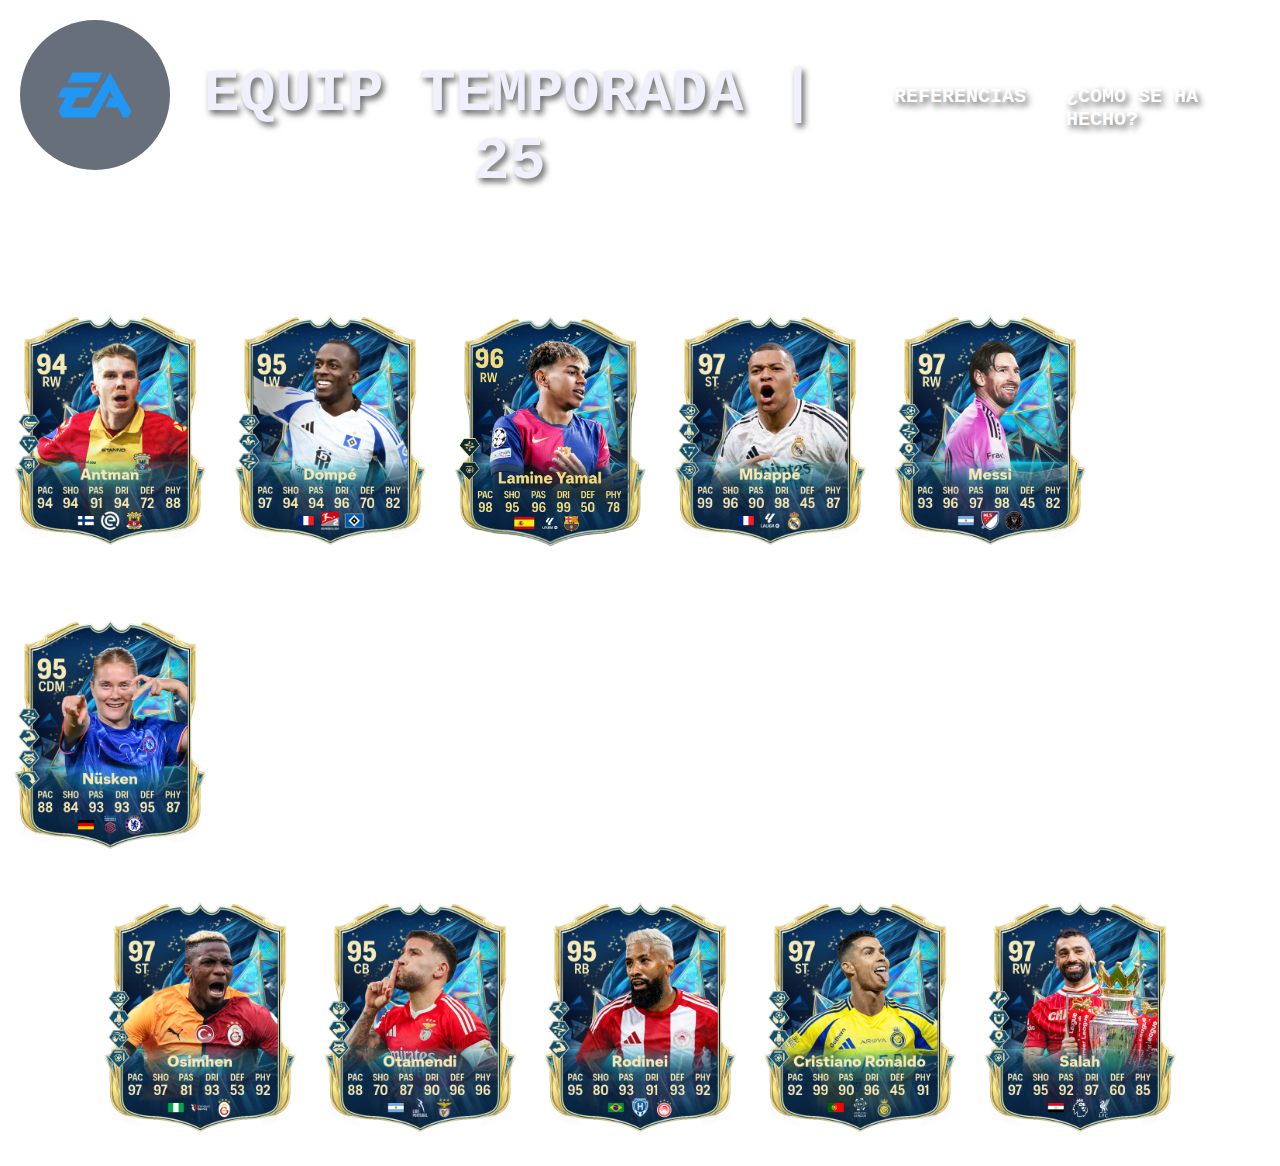
<file: index.html>
<!DOCTYPE html>
<html lang="es">
<head>
    <meta charset="UTF-8">
    <meta name="viewport" content="width=device-width, initial-scale=1.0">
    <title>EQUIP TEMPORADA</title>
    <link rel="stylesheet" href="styles.css">
    <link rel="icon" href="img/fullsize/ea.png">
</head>
<body>
    <div class="Encabezado">
        <div class="centrado">
            <div class="logo">
                <img src="img/fullsize/ea.png" alt="EA Card">
            </div>  
            <div class="titulo-principal">
                <h1>EQUIP TEMPORADA | 25 </h1>
            </div>
            <nav>
                <ul class="menu">
                    <li><a href="referencias.html">REFERENCIAS</a></li>
                    <li><a href="com-ho-hem-fet.html">¿CÓMO SE HA HECHO?</a></li>
                </ul>
            </nav>
        </div>    
    </div>
    <div class="info">
        <div class="imagenes">
            <div class="primera-linea">
                <div class="item">
                    <a href="detalls/antman.html">
                        <img src="img/thumbnails/antman.png" alt="Carta TOTS de Antman.">
                    </a>
                </div> 

                <div class="item">
                    <a href="detalls/dompe.html">
                        <img src="img/thumbnails/dompe.png" alt=" Carta TOTS de Dompe.">
                    </a>
                </div>

                <div class="item">
                    <a href="detalls/lamine.html">
                        <img src="img/thumbnails/lamine.png" alt="Carta TOTS de Lamine.">
                    </a>
                </div>

                <div class="item">
                    <a href="detalls/mbappe.html">
                        <img src="img/thumbnails/mbappe.png" alt="Carta TOTS de Mbappe.">
                    </a>
                </div>

                <div class="item">
                    <a href="detalls/messi.html">
                        <img src="img/thumbnails/messi.png" alt="Carta TOTS de Messi.">
                    </a>
                </div>

                <div class="item">
                    <a href="detalls/nusken.html">
                        <img src="img/thumbnails/nusken.png" alt="Carta TOTS de Nusken.">
                    </a>
                </div>
            </div>
            <div class="segunda-linea">
                <div class="item">
                    <a href="detalls/oshimen.html">
                        <img src="img/thumbnails/osimhen.png" alt="Carta TOTS de Oshimen.">
                    </a>
                </div>

                <div class="item">
                    <a href="detalls/otamendi.html">
                        <img src="img/thumbnails/otamendi.png" alt="Carta TOTS de Otamendi.">
                    </a>
                </div>

                <div class="item">
                    <a href="detalls/rodinei.html">
                        <img src="img/thumbnails/rodinei.png" alt="Carta TOTS de Rodinei.">
                    </a>
                </div>

                <div class="item">
                    <a href="detalls/ronaldo.html">
                        <img src="img/thumbnails/ronaldo.png" alt="Carta TOTS de Ronaldo">
                    </a>
                </div>

                <div class="item">
                    <a href="detalls/salah.html">
                        <img src="img/thumbnails/salah.png" alt="Carta TOTS de Salah">
                    </a>
                </div>
            </div>
        </div>
    </div>
</body>
</html>
</file>
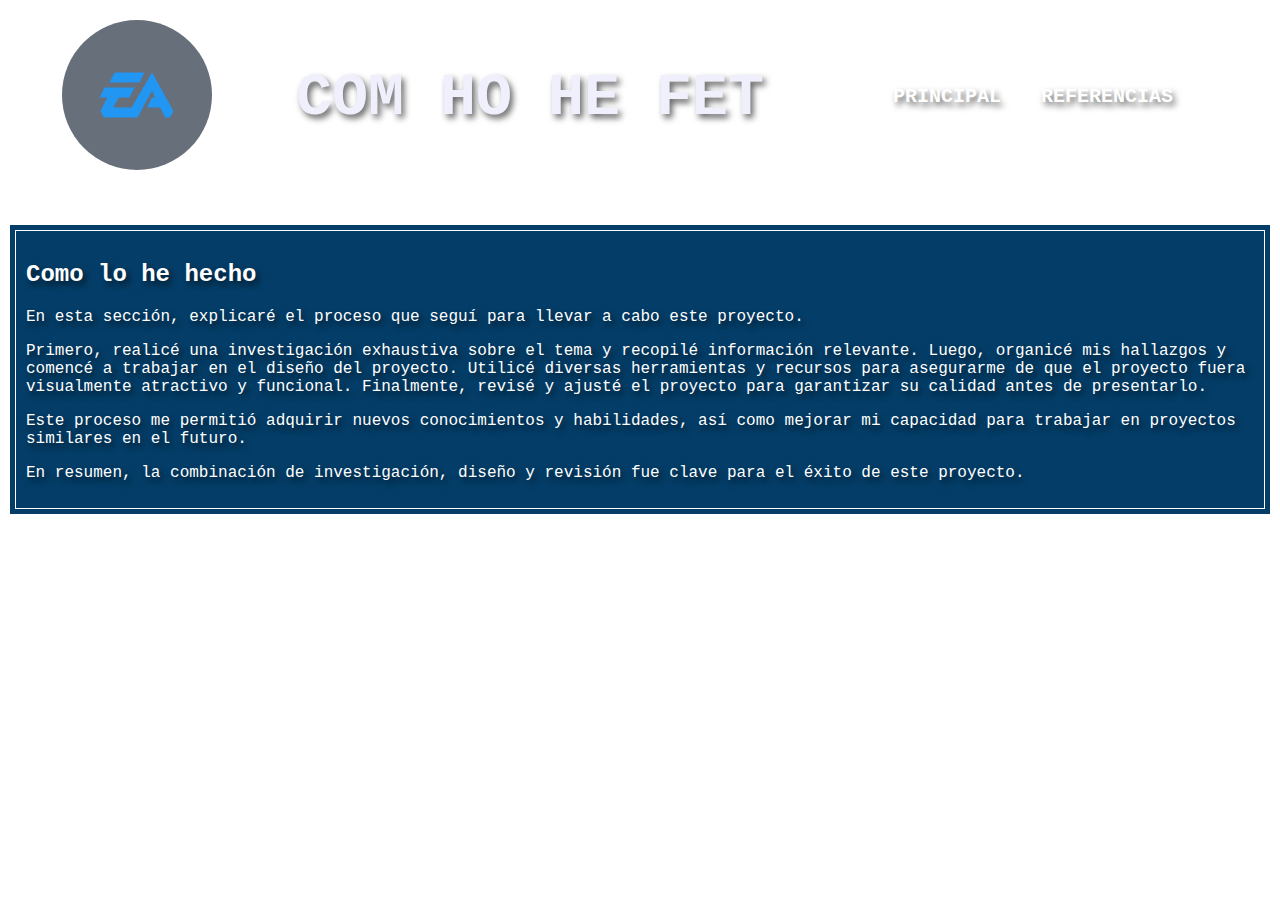
<file: com-ho-hem-fet.html>
<!DOCTYPE html>
<html lang="es">
<head>
    <meta charset="UTF-8">
    <meta name="viewport" content="width=device-width, initial-scale=1.0">
    <title>Com ho hem fet</title>
    <link rel="stylesheet" href="styles.css">
</head>
<body>
    <div class="Encabezado">
        <div class="logo">
            <img src="img/fullsize/ea.png" alt="EA Card">
        </div>
        <div class="titulo-principal">
            <h1>COM HO HE FET</h1>
        </div>
        <nav>
            <ul class="menu">
                <li><a href="index.html">PRINCIPAL</a></li>
                <li><a href="referencias.html">REFERENCIAS</a></li>
            </ul>
        </nav>
    </div>
    <div class="fondo">
        <div class="bordes">
            <h2>Como lo he hecho</h2>
            <p>En esta sección, explicaré el proceso que seguí para llevar a cabo este proyecto.</p>
            <p>Primero, realicé una investigación exhaustiva sobre el tema y recopilé información relevante. Luego, organicé mis hallazgos y comencé a trabajar en el diseño del proyecto. Utilicé diversas herramientas y recursos para asegurarme de que el proyecto fuera visualmente atractivo y funcional. Finalmente, revisé y ajusté el proyecto para garantizar su calidad antes de presentarlo.</p>
            <p>Este proceso me permitió adquirir nuevos conocimientos y habilidades, así como mejorar mi capacidad para trabajar en proyectos similares en el futuro.</p>
            <p>En resumen, la combinación de investigación, diseño y revisión fue clave para el éxito de este proyecto.</p>
        </div>
    </div>
</body>
</html>
</file>
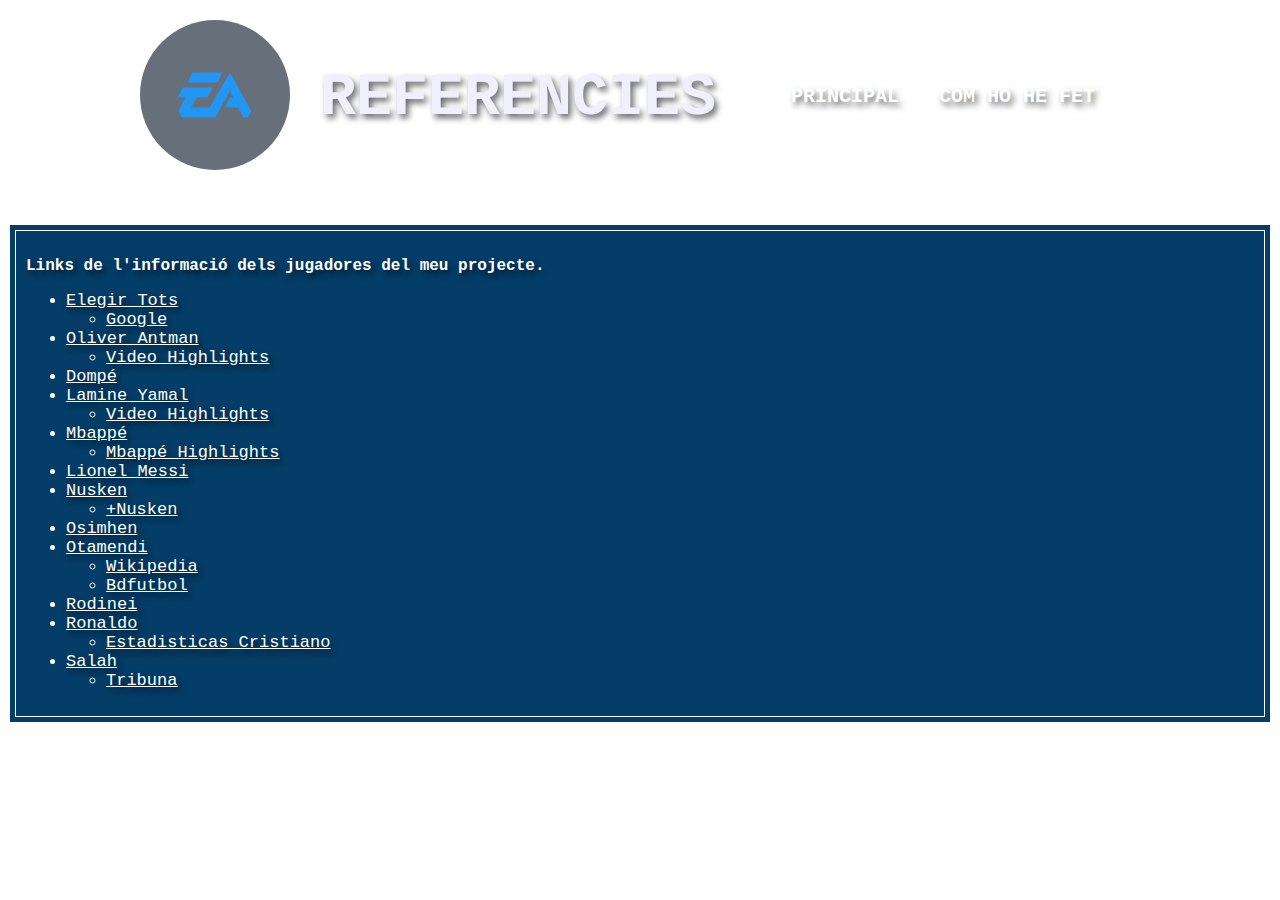
<file: referencias.html>
<!DOCTYPE html>
<html lang="en">
<head>
    <meta charset="UTF-8">
    <meta name="viewport" content="width=device-width, initial-scale=1.0">
    <title>Referencias</title>
    <link rel="stylesheet" href="styles.css">
</head>
<body>
    <div class="Encabezado">
        <div class="centrado">
            <div class="logo">
                <img src="img/fullsize/ea.png" alt="EA Card">
            </div>
            <div class="titulo-principal">
                <h1>REFERENCIES</h1>
            </div>
            <nav>
                <ul class="menu">
                    <li><a href="index.html">PRINCIPAL</a></li>
                    <li><a href="com-ho-hem-fet.html">COM HO HE FET</a></li>
                </ul>
            </nav>
        </div>
    </div>
    <div class="fondo">
        <div class="borde-interior">
            <p><strong>Links de l'informació dels jugadores del meu projecte.</strong></p>
            <ul>
                <li>
                    <a href="https://www.ea.com/games/ea-sports-fc/fc-25/tots/eredivisie?isLocalized=true" target="_blank">Elegir Tots</a>
                    <ul>
                        <li><a href="">Google</a></li>
                    </ul>
                </li>
                <li>
                    <a href="https://es.wikipedia.org/wiki/Oliver_Antman" target="_blank">Oliver Antman</a>
                    <ul>
                        <li><a href="https://www.youtube.com/watch?v=bQP7J0yc8NM">Video Highlights</a></li>
                    </ul>
                </li>
                <li><a href="https://es.wikipedia.org/wiki/Jean-Luc_Domp%C3%A9" target="_blank">Dompé</a></li>
                <li>
                    <a href="https://es.wikipedia.org/wiki/Lamine_Yamal" target="_blank">Lamine Yamal</a>
                    <ul>
                        <li><a href="https://www.youtube.com/watch?v=lmkYDTrmjzo" target="_blank">Video Highlights</a></li>
                    </ul>
                </li>
                <li>
                    <a href="https://es.wikipedia.org/wiki/Kylian_Mbapp%C3%A9" target="_blank">Mbappé</a>
                    <ul>
                        <li><a href="https://www.youtube.com/watch?v=9VK1R8wo3bw">Mbappé Highlights</a></li>
                    </ul>
                </li>
                <li><a href="https://es.wikipedia.org/wiki/Lionel_Messi" target="_blank">Lionel Messi</a></li>
                <li>
                    <a href="https://en.wikipedia.org/wiki/Sjoeke_N%C3%BCsken" target="_blank">Nusken</a>
                    <ul>
                        <li><a href="https://www.chelseafc.com/en/news/article/blues-at-the-bridge-sjoeke-nusken" target="_blank">+Nusken</a></li>
                    </ul>
                </li>
                <li><a href="https://en.wikipedia.org/wiki/Victor_Osimhen" target="_blank">Osimhen</a></li>
                <li>
                    <a href="https://www.afa.com.ar/3462/posts/nicolas-otamendi" target="_blank">Otamendi</a>
                    <ul>
                        <li><a href="https://en.wikipedia.org/wiki/Nicol%C3%A1s_Otamendi" target="_blank">Wikipedia</a></li>
                        <li><a href="https://www.bdfutbol.com/es/j/j18143.html" target="_blank">Bdfutbol</a></li>
                    </ul>
                </li>
                <li><a href="https://en.wikipedia.org/wiki/Rodinei" target="_blank">Rodinei</a></li>
                <li>
                    <a href="https://es.wikipedia.org/wiki/Cristiano_Ronaldo" target="_blank">Ronaldo</a>
                    <ul>
                        <li><a href="https://es.wikipedia.org/wiki/Anexo:Estad%C3%ADsticas_de_Cristiano_Ronaldo" target="_blank">Estadisticas Cristiano</a></li>
                    </ul>
                </li>
                <li>
                    <a href="https://en.wikipedia.org/wiki/Mohamed_Salah" target="_blank">Salah</a>
                    <ul>
                        <li><a href="https://tribuna.com/es/persons/salah/biography" target="_blank">Tribuna</a></li>
                    </ul>
                </li>
            </ul>
        </div>
    </div>
</body>
</html>
</file>
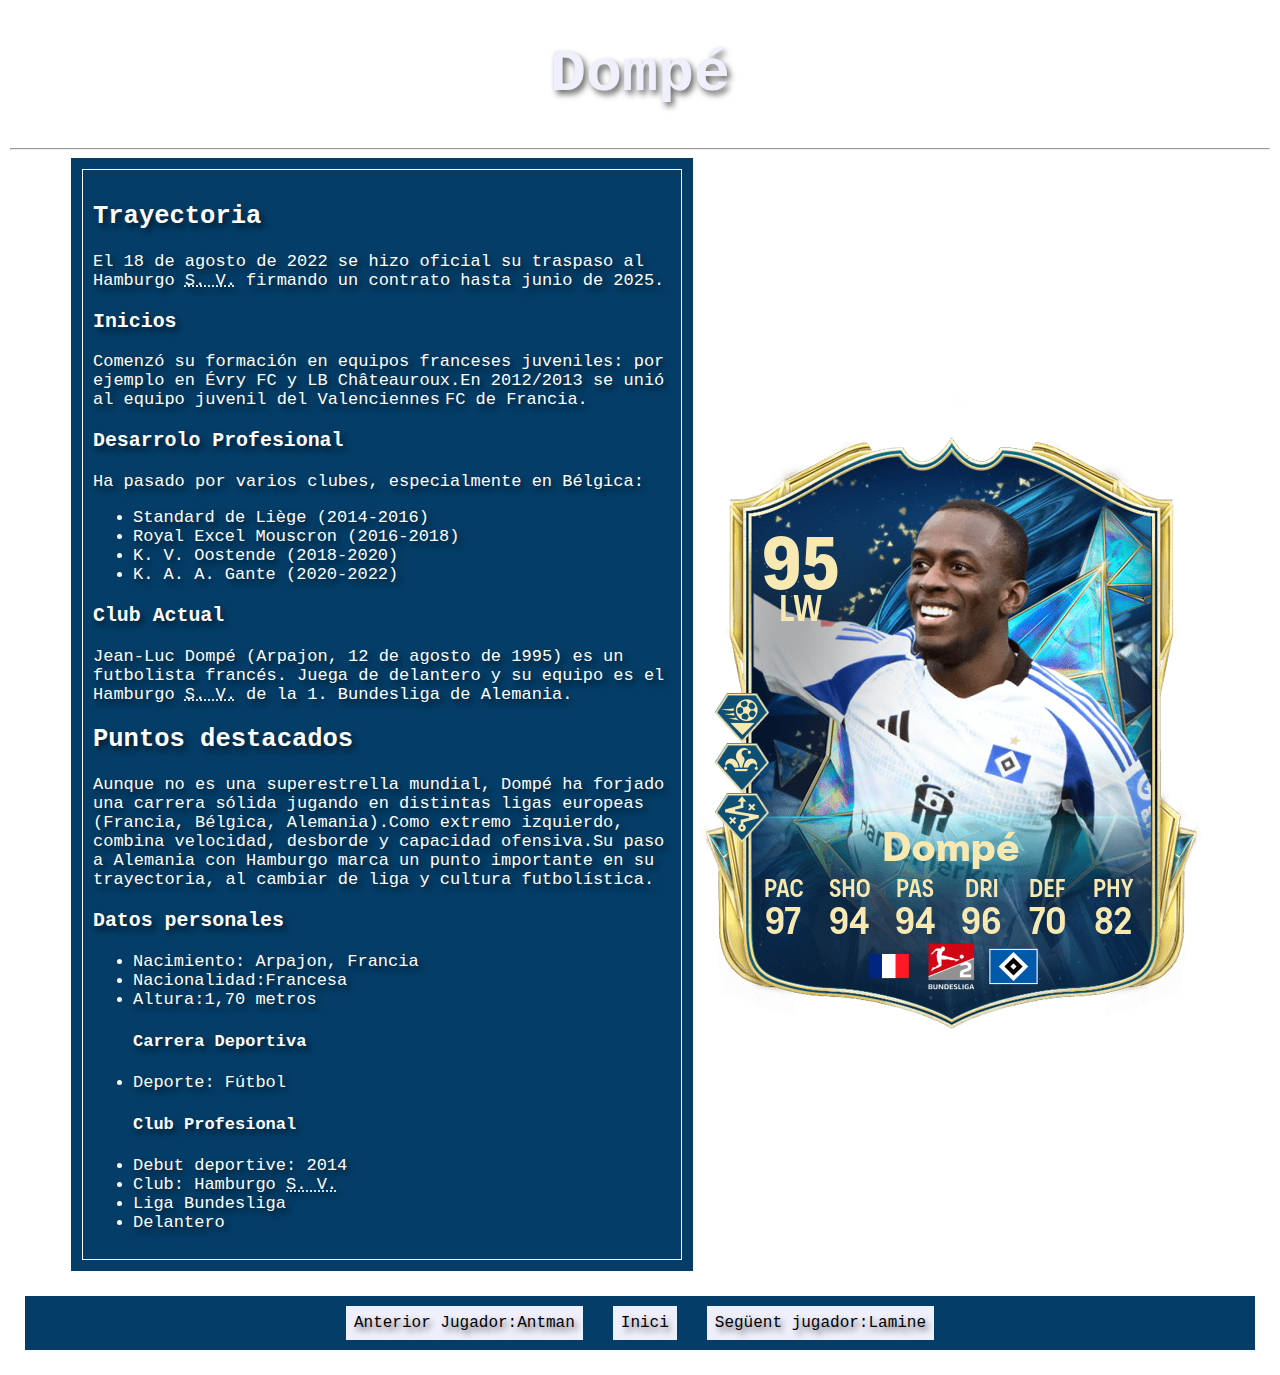
<file: detalls/dompe.html>
<!DOCTYPE html>
  <html lang="es">
    <head>
      <meta charset="UTF-8">
      <meta name="viewport" content="width=device-width, initial-scale=1.0">
      <title>DOMPÉ</title>
      <link rel="stylesheet" href="../styles.css">
      <link rel="shortcut icon" href="../img/fullsize/ea.png" type="image/x-icon">
    </head>
    <body>
      <h1>Dompé</h1>
      <hr>
      <div class="info">
        <div class="-jugadores">
          <div class="posicion-texto">
            <div class="bordes">
              <h2>Trayectoria</h2>
              <p>
                El 18 de agosto de 2022 se hizo oficial su traspaso al Hamburgo
                <abbr title="Sport-Vein">S. V.</abbr> firmando un contrato hasta
                junio de 2025.
              </p>

              <h3>Inicios</h3>
              <p>
                Comenzó su formación en equipos franceses juveniles: por ejemplo en
                Évry FC y LB Châteauroux.En 2012/2013 se unió al equipo juvenil del
                Valenciennes FC de Francia.
              </p>

              <h3>Desarrolo Profesional</h3>
              <p>Ha pasado por varios clubes, especialmente en Bélgica:</p>
              <ul>
                <li>Standard de Liège (2014-2016)</li>
                <li>Royal Excel Mouscron (2016-2018)</li>
                <li>K. V. Oostende (2018-2020)</li>
                <li>K. A. A. Gante (2020-2022)</li>
              </ul>

              <h3>Club Actual</h3>
              <p>
                <span lang="fr">Jean-Luc Dompé</span> (Arpajon, 12 de agosto de
                1995) es un futbolista francés. Juega de delantero y su equipo es el
                Hamburgo <abbr title="Sport-Vein">S. V.</abbr> de la 1. Bundesliga
                de Alemania.
              </p>

              <h2>Puntos destacados</h2>
              <p>
                Aunque no es una superestrella mundial, Dompé ha forjado una carrera
                sólida jugando en distintas ligas europeas        (Francia, Bélgica,
                Alemania).Como extremo izquierdo, combina velocidad, desborde y
                capacidad ofensiva.Su paso a Alemania con Hamburgo marca un punto
                importante en su trayectoria, al cambiar de liga y cultura
                futbolística.
              </p>

              <h3>Datos personales</h3>
              <ul>
                <li>Nacimiento: Arpajon, Francia</li>
                <li>Nacionalidad:Francesa</li>
                <li>
                  Altura:1,70 metros
                  <h4>Carrera Deportiva</h4>
                </li>
                <li>
                  Deporte: Fútbol
                  <h4>Club Profesional</h4>
                </li>
                <li>Debut deportive: 2014</li>
                <li>Club: Hamburgo <abbr title="Sport-Vein">S. V.</abbr></li>
                <li>Liga Bundesliga</li>
                <li>Delantero</li>
              </ul>
            </div>
          </div>
          <div class="posicion-img">
            <img src="../img/thumbnails/dompe.png" alt="Dompé celebrando un gol" class="player-image">
          </div>
        </div>
      </div>
      <div>
        <footer>
          <div class="fondo-botones">
            <a href="antman.html" class="buttons">Anterior Jugador:Antman</a>
            <a href="../index.html" class="buttons"> Inici</a>
            <a href="lamine.html" class="buttons">Següent jugador:Lamine</a>
          </div>
        </footer>
      </div>
    </body>
  </html>
</file>
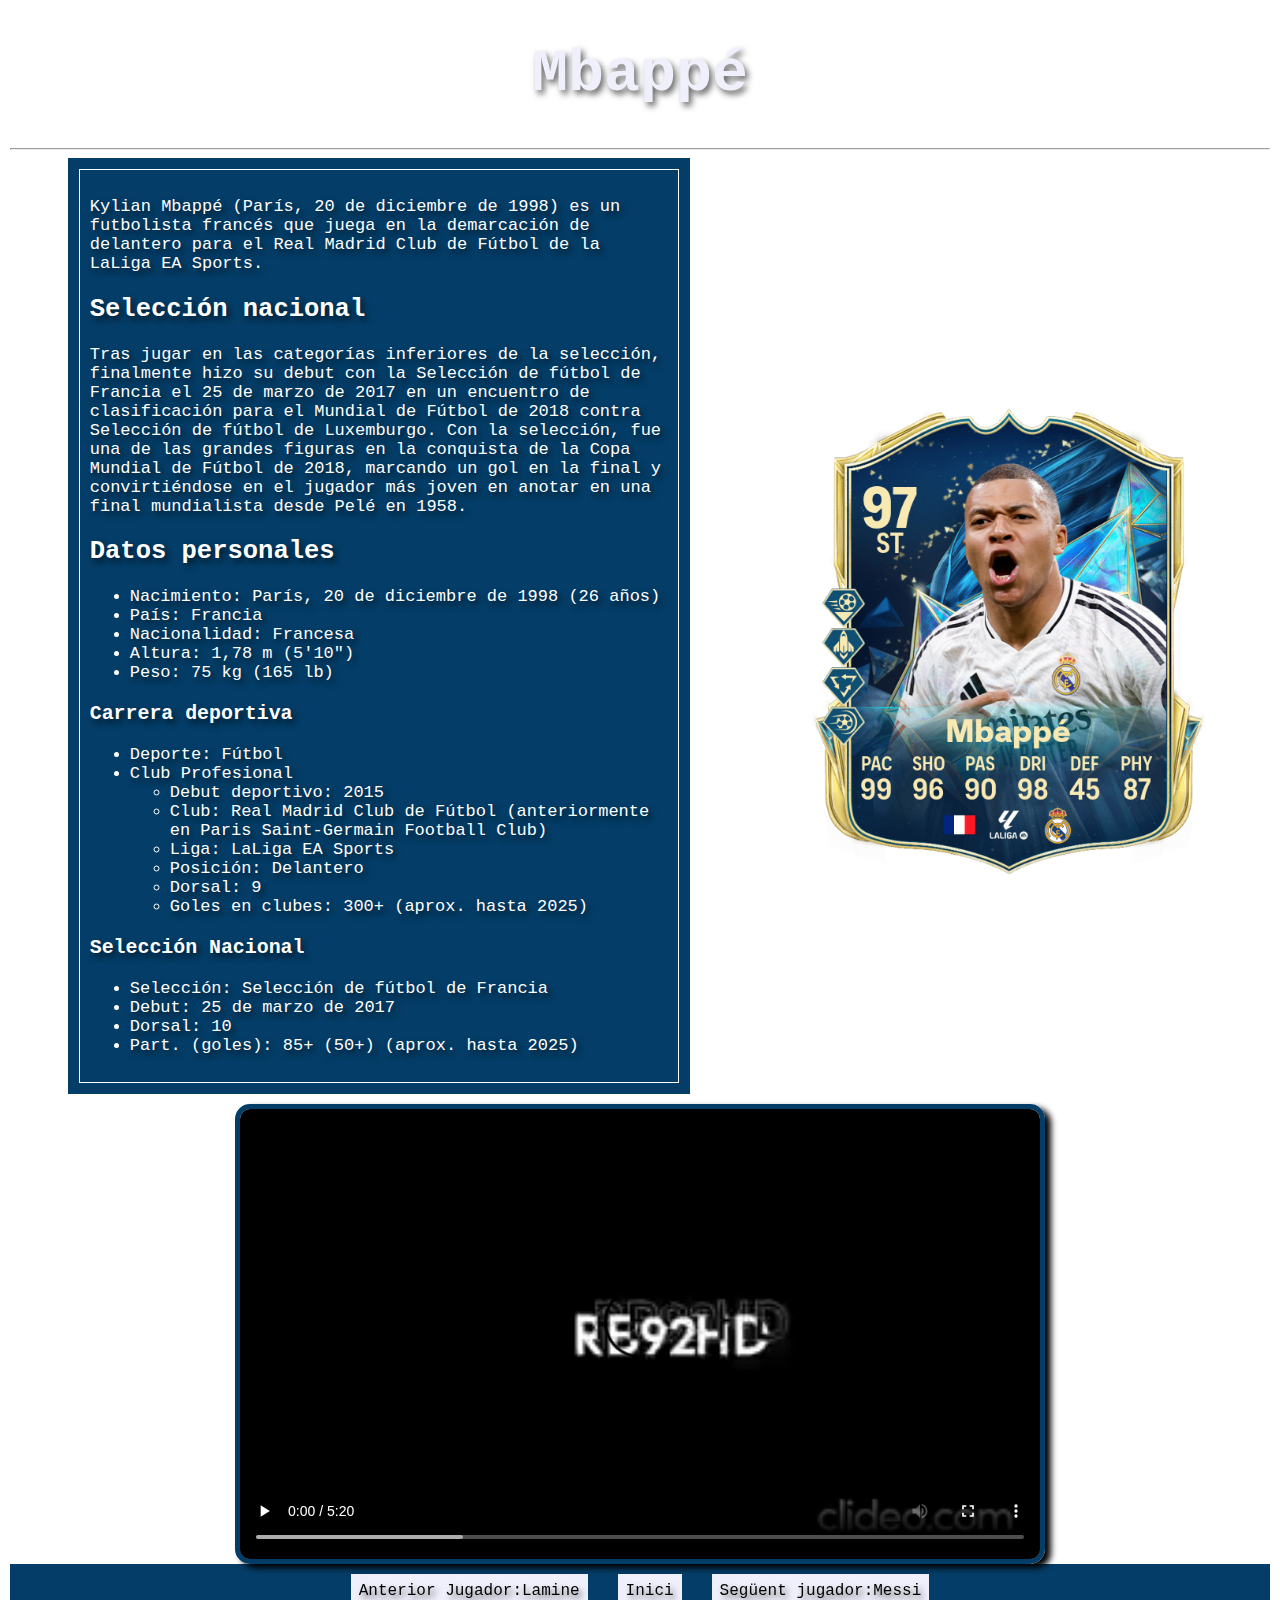
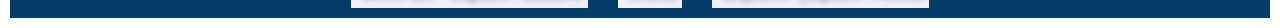
<file: detalls/mbappe.html>
<!DOCTYPE html>
<html lang="es">
<head>
    <meta charset="UTF-8">
    <meta name="viewport" content="width=device-width, initial-scale=1.0">
    <title>MBAPPÉ</title>
     <link rel="stylesheet" href="../styles.css">
    <link rel="shortcut icon" href="../img/fullsize/ea.png" type="image/x-icon">
</head>
<body>
    <h1>Mbappé</h1>
    <hr>
    <div class="info">
        <div class="-jugadores">
            <div class="posicion-texto">
                <div class="bordes">
                    <p>Kylian Mbappé (París, 20 de diciembre de 1998) es un futbolista francés que juega en la demarcación de delantero para el Real Madrid Club de Fútbol de la LaLiga EA Sports.</p>
                    
                    <h2>Selección nacional</h2>
                    <p>Tras jugar en las categorías inferiores de la selección, finalmente hizo su debut con la Selección de fútbol de Francia el 25 de marzo de 2017 en un encuentro de clasificación para el Mundial de Fútbol de 2018 contra Selección de fútbol de Luxemburgo. Con la selección, fue una de las grandes figuras en la conquista de la Copa Mundial de Fútbol de 2018, marcando un gol en la final y convirtiéndose en el jugador más joven en anotar en una final mundialista desde Pelé en 1958.</p>
                    
                    
                    <h2>Datos personales</h2>
                    <ul>
                        <li>Nacimiento: París, 20 de diciembre de 1998 (26 años)</li>
                        <li>País: Francia</li>
                        <li>Nacionalidad: Francesa</li>
                        <li>Altura: 1,78 m (5'10")</li>
                        <li>Peso: 75 kg (165 lb)</li>
                    </ul>
                    <h3>Carrera deportiva</h3>
                    <ul>
                        <li>Deporte: Fútbol</li>
                        <li>Club Profesional
                            <ul>
                                <li>Debut deportivo: 2015</li>
                                <li>Club: Real Madrid Club de Fútbol (anteriormente en Paris Saint-Germain Football Club)</li>
                                <li>Liga: LaLiga EA Sports</li>
                                <li>Posición: Delantero</li>
                                <li>Dorsal: 9</li>
                                <li>Goles en clubes: 300+ (aprox. hasta 2025)</li>
                            </ul>
                        </li>
                    </ul>
                    <h3>Selección Nacional</h3>
                    <ul>
                        <li>Selección: Selección de fútbol de Francia</li>
                        <li>Debut: 25 de marzo de 2017</li>
                        <li>Dorsal: 10</li>
                        <li>Part. (goles): 85+ (50+) (aprox. hasta 2025)</li>
                    </ul>
                </div>
            </div>
            <div class="posicion-img">
                <img src="../img/thumbnails/mbappe.png" alt="Mbappe Celebrando" width="407">
            </div>
            <div class="video">
                <video src="../img/fullsize/mbappevideo.mp4" controls autoplay></video>
            </div>
        </div>
    </div>
    <div class="fondo-botones">
        <a href="lamine.html" class="buttons">Anterior Jugador:Lamine</a>
        <a href="../index.html" class="buttons"> Inici</a>
        <a href="messi.html" class="buttons">Següent jugador:Messi</a>
    </div>
</body>
</html>
</file>
<file: styles.css>
/* Body */
body{
    font-family: 'Courier New', Courier, monospace; /* Familia Fuente*/
    margin: 10px; 
    padding: 0px;
    background-image: url(https://images.pexels.com/photos/3518623/pexels-photo-3518623.jpeg    );
    background-repeat: no-repeat;
    background-size: cover;
    border: 0;
    color: #FFFFFF;
    text-shadow: 3px 4px 6px rgba(0, 0, 0, 0.6);
}

/* Titulo principal */
.logo img{
    width: 80px;
    padding: 35px;
    background-color: rgba(4, 16, 34, 0.603);
    border-radius: 100px;
    align-items: center;
}

.Encabezado{
    border: 5px solid #FFFFFF; /* Borde al titulo h1*/
    padding: 5px; /*Espacio interior de 30px*/
    font-weight: bold; /*Assignar estilo de texto en negrita*/
    color: #FFFFFF; /*Cambiar el color del texto*/
    display: flex;
    justify-content: space-around;
    flex-wrap: wrap;
    margin-bottom: 40px;
}

.titulo-principal{
    display: flex;
    align-items: center;
    justify-content: center;
}

.menu{
    display: flex;
    font-size: 20px;
    gap: 40px;
    padding: 45px;
    li{
        list-style: none;
    }
    a{
        color: #FFFFFF;
    }
    :hover{
        transform: scale(1.2);
        filter: brightness(1.4);
    }
}

.centrado{
    display: flex;
    justify-content: space-around;
    gap: 30px;
}

/* Centrar el Texto*/
.centrado2{
    display: flex;
    justify-content: center;
    align-items: center;
    width: 100%;
}
/* Index.HTML */
.imagenes img{
    width: 200px;
}

a{
    text-decoration: none; /*Que no haya decoración la etiqueta <a>*/
}

h1{
    color: #F0F0FC;
    font-size: 60px;;
    text-align: center;
}


.img-detalles{
    width: 400px;
    padding: 4px;
    margin-bottom: 2px;
}

.imagenes{
    display: flex; /*Caja de herramientas*/
    justify-content: space-around; /*Ponerle un espacio entre cada carta pero que no se vayan de lado a lado*/
    flex-wrap: wrap; /*Cuando la carta este a punto de sobrepassar la pantalla, se va hacia abajo*/
}
        
.primera-linea{
    display: flex;
    gap: 20px; /*Separación entre cartas*/
    flex-wrap: wrap;
}

.segunda-linea{
    display: flex;
    gap: 20px;
    flex-wrap: wrap;
}

/*Animació*/
.item:hover{
    transform: scale(1.2) rotate(5deg); /*La imagen crece un 20% i rotar*/
    filter: brightness(1.4); /*Añadir brillo a las cartas*/
}


/* Botones */
.fondo-botones{  
    display: flex;
    justify-content: center;
    align-items: center;
    gap: 30px;
    background-color: #043d67;
    padding: 10px;
    :hover{
        transform: scale(1.1);
    }
}

.fondo-botones a{
    background-color: #F0F0FC;
    color: #000000;
    padding: 8px;
}

footer{  /* Footer paginas*/
    bottom: 0;
    padding: 15px;
}

/*Jugadores*/
.posicion-texto{ /*Posiciones Text*/
    width: 600px;
    font-size: 17px;
    border: 1px solid #043d67;
    padding: 10px;
    background-color: #043d67;
    margin-bottom: 10px;
}

.-jugadores{
    display: flex;
    justify-content: space-around;
    flex-wrap: wrap ;
}

.info{ /*Para que se quede en el centro y no se deforme*/
    display: flex;
    justify-content: center;
    align-items: center;
}

.tamaño-imagen{
    width: 400px;
    height: auto;
    display: block;
}
.posicion-img{ /*Posicion imagen*/
    align-items: center;
    justify-content: end;
    display: flex;
}

.bordes{
    border: 1px solid #FFFFFF; /*Borde blanco solido de un pixel*/
    padding: 10px; /*Espacio interno de 10pixels*/
}

.video{ /*Video*/
    display: flex;
    align-items: center; /*Poner al centro el video de forma vertical*/
}

video{
    width: 800px; /*Tamaño de los videos*/
    border: 5px solid #043d67;
    box-shadow: 6px 4px 6px #000000;
    border-radius: 15px;
}

/*Referencias*/
.fondo{
    background-color: #043d67;
    padding: 5px;
    a{
        color: #FFFFFF
    }

    li{
        text-decoration: underline;
        font-size: 17px;
    }
}

.borde-interior{
    border: 1px solid #FFFFFF; /*Borde blanco solido de un pixel*/
    padding: 10px; /*Espacio interno de 10pixels*/
}
</file>
